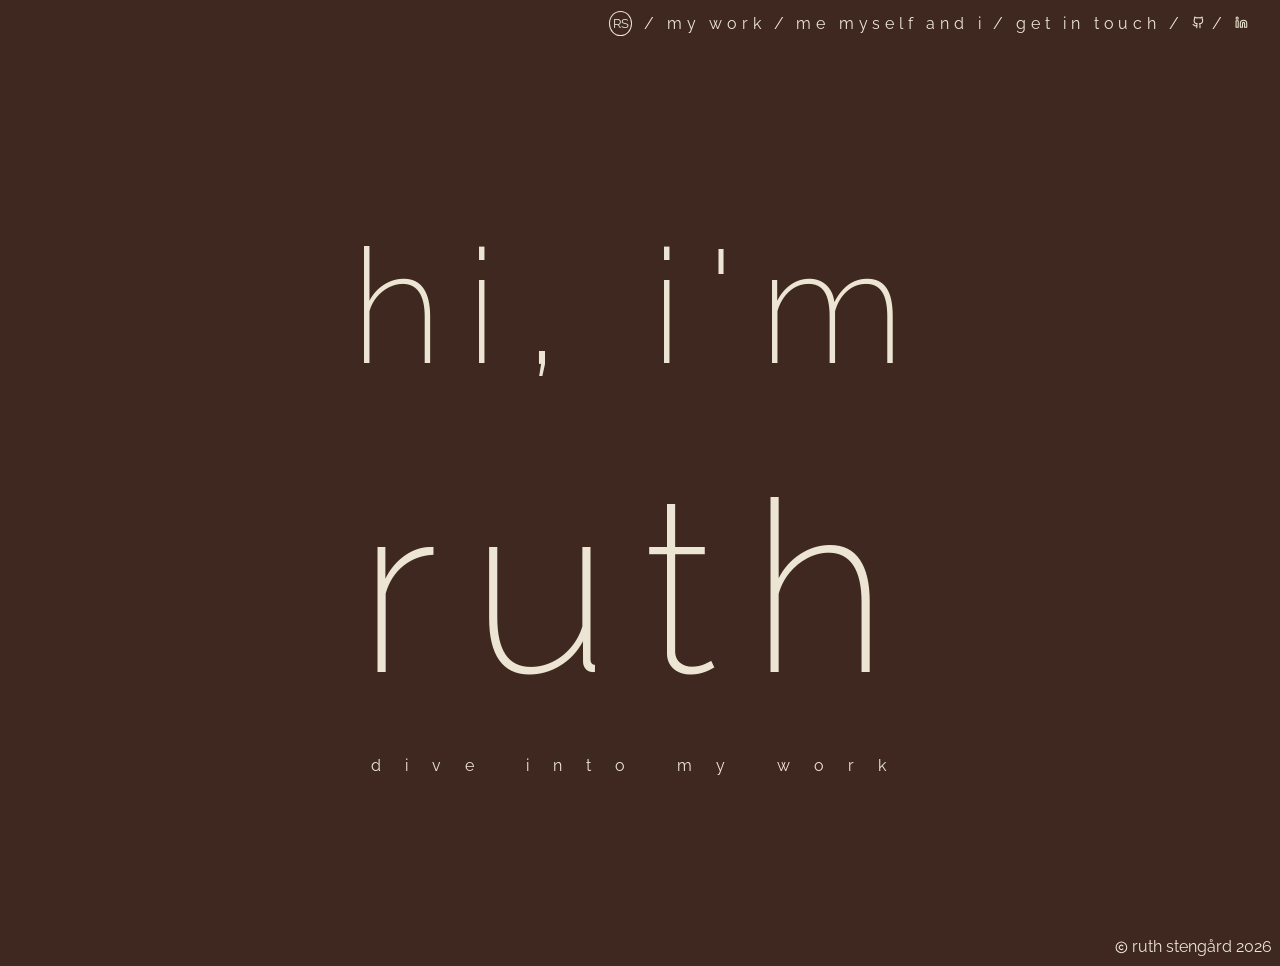
<file: index.html>
<!DOCTYPE html>
<html lang="en">
<head>
    <meta charset="UTF-8">
    <meta name="viewport" content="width=device-width, initial-scale=1.0">

    <link href="https://fonts.googleapis.com/css2?family=Raleway:wght@200;400;600&display=swap" rel="stylesheet">

    <link rel="stylesheet" type="text/css" href="styles/globals.css">
    <link rel="stylesheet" type="text/css" href="styles/index.css">


    <title>Portfolio site for Ruth Stengård</title>
</head>

<body>

    <header>
        <a class="logo" href="index.html">RS</a>
    </header>

    <!-- DESKTOP-NAV -->
    <nav class="desktop-only">

         <span>/</span>
        <a href="projects.html">my work</a>

         <span>/</span>

        <a href="about.html">me myself and i</a>

         <span>/</span>

        <a href="contact.html">get in touch</a>

         <span>/</span>

        <a href="https://github.com/st-ruth" target="_blank" rel="noopener noreferrer" aria-label="github profil">
         <svg xmlns="http://www.w3.org/2000/svg" width="24" height="24" viewBox="0 0 24 24" fill="none" stroke="currentColor" stroke-width="2" stroke-linecap="round" stroke-linejoin="round" class="lucide lucide-github-icon lucide-github social-icon">
            <path d="M15 22v-4a4.8 4.8 0 0 0-1-3.5c3 0 6-2 6-5.5.08-1.25-.27-2.48-1-3.5.28-1.15.28-2.35 0-3.5 0 0-1 0-3 1.5-2.64-.5-5.36-.5-8 0C6 2 5 2 5 2c-.3 1.15-.3 2.35 0 3.5A5.403 5.403 0 0 0 4 9c0 3.5 3 5.5 6 5.5-.39.49-.68 1.05-.85 1.65-.17.6-.22 1.23-.15 1.85v4"/>
            <path d="M9 18c-4.51 2-5-2-7-2"/>
         </svg>
        </a>

          <span>/</span>

        <a href="https://www.linkedin.com/in/ruth-steng%C3%A5rd-1586693a7/" target="_blank" rel="noopener noreferrer" aria-label="LinkdIn Profile">
         <svg xmlns="http://www.w3.org/2000/svg" width="24" height="24" viewBox="0 0 24 24" fill="none" stroke="currentColor" stroke-width="2" stroke-linecap="round" stroke-linejoin="round" class="lucide lucide-linkedin-icon lucide-linkedin social-icon">
            <path d="M16 8a6 6 0 0 1 6 6v7h-4v-7a2 2 0 0 0-2-2 2 2 0 0 0-2 2v7h-4v-7a6 6 0 0 1 6-6z"/>
            <rect width="4" height="12" x="2" y="9"/><circle cx="4" cy="4" r="2"/></svg>
        </a>
    </nav>

    <!-- MOBIL NAV -->
    <nav class="mobil-only">

        <a href="index.html" aria-label="home">
            <svg xmlns="http://www.w3.org/2000/svg" width="24" height="24" viewBox="0 0 24 24" fill="none" stroke="currentColor" stroke-width="2" stroke-linecap="round" stroke-linejoin="round" class="lucide lucide-house-heart-icon lucide-house-heart">
                <path d="M8.62 13.8A2.25 2.25 0 1 1 12 10.836a2.25 2.25 0 1 1 3.38 2.966l-2.626 2.856a.998.998 0 0 1-1.507 0z"/>
                <path d="M3 10a2 2 0 0 1 .709-1.528l7-6a2 2 0 0 1 2.582 0l7 6A2 2 0 0 1 21 10v9a2 2 0 0 1-2 2H5a2 2 0 0 1-2-2z"/></svg>

        </a>
        <a  href="projects.html" aria-label="portfolio">
            <svg xmlns="http://www.w3.org/2000/svg" width="24" height="24" viewBox="0 0 24 24" fill="none" stroke="currentColor" stroke-width="2" stroke-linecap="round" stroke-linejoin="round" class="lucide lucide-briefcase-business-icon lucide-briefcase-business">
                <path d="M12 12h.01"/><path d="M16 6V4a2 2 0 0 0-2-2h-4a2 2 0 0 0-2 2v2"/>
                <path d="M22 13a18.15 18.15 0 0 1-20 0"/><rect width="20" height="14" x="2" y="6" rx="2"/></svg>

        </a>
        <a href="about.html" aria-label="about">
            <svg xmlns="http://www.w3.org/2000/svg" width="24" height="24" viewBox="0 0 24 24" fill="none" stroke="currentColor" stroke-width="2" stroke-linecap="round" stroke-linejoin="round" class="lucide lucide-info-icon lucide-info">
                <circle cx="12" cy="12" r="10"/><path d="M12 16v-4"/><path d="M12 8h.01"/></svg>

        </a>
        <a href="contact.html" aria-label="contact">
            <svg xmlns="http://www.w3.org/2000/svg" width="24" height="24" viewBox="0 0 24 24" fill="none" stroke="currentColor" stroke-width="2" stroke-linecap="round" stroke-linejoin="round" class="lucide lucide-mail-icon lucide-mail">
                <path d="m22 7-8.991 5.727a2 2 0 0 1-2.009 0L2 7"/>
                <rect x="2" y="4" width="20" height="16" rx="2"/></svg>
        </a>
    </nav>
        
    <main>
        <section class="hero">
            <h2>hi, i'm</h2>
            <h1>ruth</h1>
            <a href="/projects.html"> dive into my work </a>
        </section>
    </main>
    
    <footer>
        <nav>
            <a href="#">
                <svg xmlns="http://www.w3.org/2000/svg" width="24" height="24" viewBox="0 0 24 24" fill="none" stroke="currentColor" stroke-width="2" stroke-linecap="round" stroke-linejoin="round" class="lucide lucide-copyright-icon lucide-copyright copyright-symbol">
                <circle cx="12" cy="12" r="10"/>
                <path d="M14.83 14.83a4 4 0 1 1 0-5.66"/></svg>
                <span>ruth stengård 2026</span>
            </a>
        </nav>
    </footer>
   
</body>
</html>
</file>
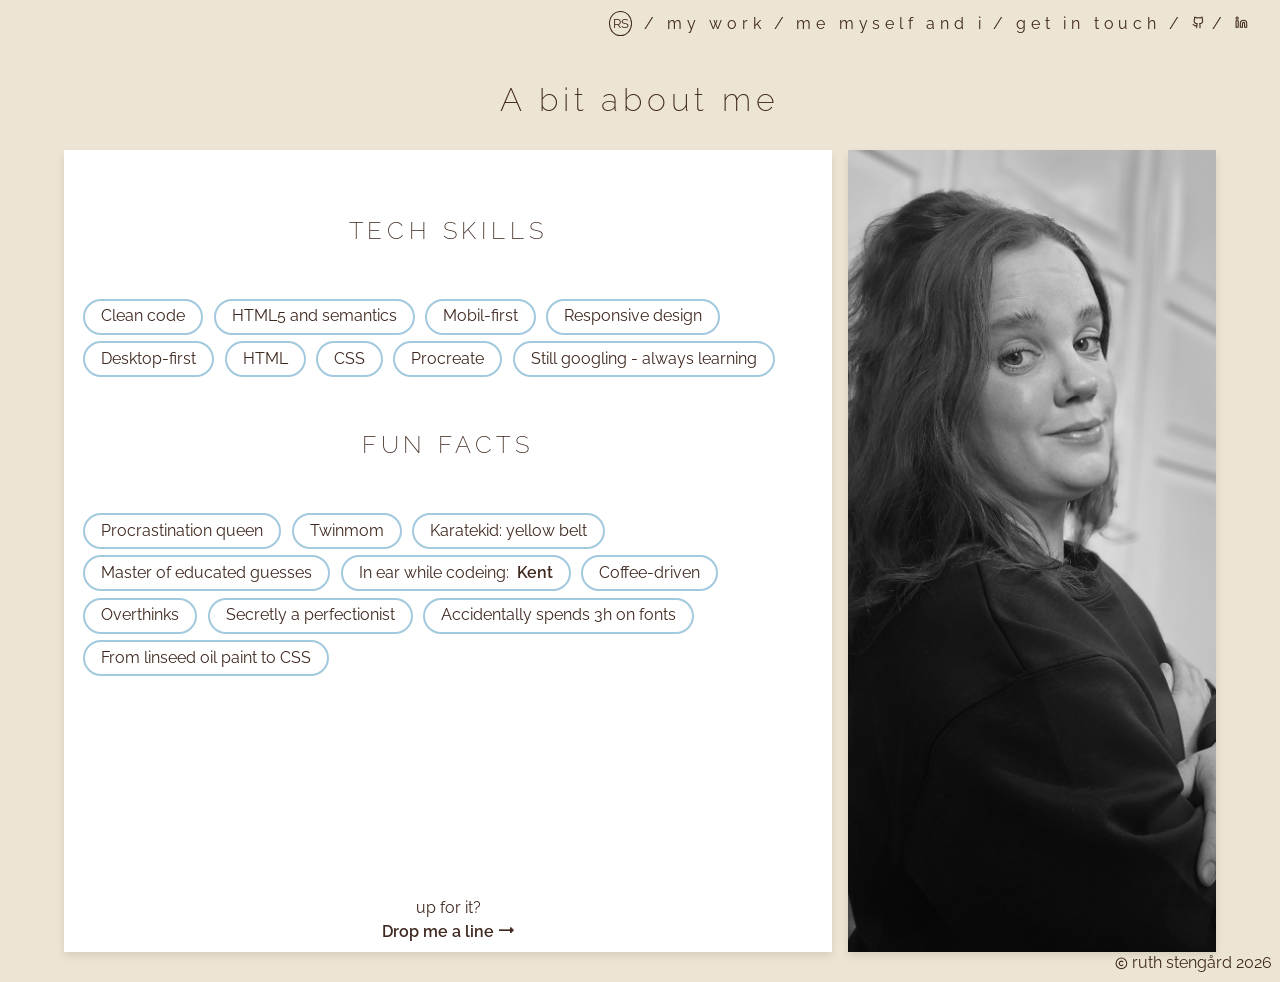
<file: about.html>
<!DOCTYPE html>
<html lang="en">
<head>
    <meta charset="UTF-8">
    <meta name="viewport" content="width=device-width, initial-scale=1.0">

    <link href="https://fonts.googleapis.com/css2?family=Raleway:wght@200;400;600&display=swap" rel="stylesheet">

    <link rel="stylesheet" type="text/css" href="styles/globals.css">
    <link rel="stylesheet" type="text/css" href="styles/about.css">


    <title>Portfolio site for Ruth Stengård</title>
</head>

<body>
    
    <header>
        <a class="logo" href="index.html">RS</a>
    </header>

    <!-- DESKTOP-NAV -->
    <nav class="desktop-only">

         <span>/</span>
        <a href="projects.html">my work</a>

         <span>/</span>

        <a href="about.html">me myself and i</a>

         <span>/</span>

        <a href="contact.html">get in touch</a>

         <span>/</span>

        <a href="https://github.com/st-ruth" target="_blank" rel="noopener noreferrer" aria-label="github profil">
         <svg xmlns="http://www.w3.org/2000/svg" width="24" height="24" viewBox="0 0 24 24" fill="none" stroke="currentColor" stroke-width="2" stroke-linecap="round" stroke-linejoin="round" class="lucide lucide-github-icon lucide-github social-icon">
            <path d="M15 22v-4a4.8 4.8 0 0 0-1-3.5c3 0 6-2 6-5.5.08-1.25-.27-2.48-1-3.5.28-1.15.28-2.35 0-3.5 0 0-1 0-3 1.5-2.64-.5-5.36-.5-8 0C6 2 5 2 5 2c-.3 1.15-.3 2.35 0 3.5A5.403 5.403 0 0 0 4 9c0 3.5 3 5.5 6 5.5-.39.49-.68 1.05-.85 1.65-.17.6-.22 1.23-.15 1.85v4"/>
            <path d="M9 18c-4.51 2-5-2-7-2"/>
         </svg>
        </a>

         <span>/</span>

        <a href="https://www.linkedin.com/in/ruth-steng%C3%A5rd-1586693a7/" target="_blank" rel="noopener noreferrer" aria-label="LinkdIn Profile">
         <svg xmlns="http://www.w3.org/2000/svg" width="24" height="24" viewBox="0 0 24 24" fill="none" stroke="currentColor" stroke-width="2" stroke-linecap="round" stroke-linejoin="round" class="lucide lucide-linkedin-icon lucide-linkedin social-icon">
            <path d="M16 8a6 6 0 0 1 6 6v7h-4v-7a2 2 0 0 0-2-2 2 2 0 0 0-2 2v7h-4v-7a6 6 0 0 1 6-6z"/>
            <rect width="4" height="12" x="2" y="9"/><circle cx="4" cy="4" r="2"/></svg>
        </a>
    </nav>

    <!-- MOBIL NAV -->
    <nav class="mobil-only">

        <a href="index.html" aria-label="home">
            <svg xmlns="http://www.w3.org/2000/svg" width="24" height="24" viewBox="0 0 24 24" fill="none" stroke="currentColor" stroke-width="2" stroke-linecap="round" stroke-linejoin="round" class="lucide lucide-house-heart-icon lucide-house-heart">
                <path d="M8.62 13.8A2.25 2.25 0 1 1 12 10.836a2.25 2.25 0 1 1 3.38 2.966l-2.626 2.856a.998.998 0 0 1-1.507 0z"/>
                <path d="M3 10a2 2 0 0 1 .709-1.528l7-6a2 2 0 0 1 2.582 0l7 6A2 2 0 0 1 21 10v9a2 2 0 0 1-2 2H5a2 2 0 0 1-2-2z"/></svg>

        </a>
        <a  href="projects.html" aria-label="portfolio">
            <svg xmlns="http://www.w3.org/2000/svg" width="24" height="24" viewBox="0 0 24 24" fill="none" stroke="currentColor" stroke-width="2" stroke-linecap="round" stroke-linejoin="round" class="lucide lucide-briefcase-business-icon lucide-briefcase-business">
                <path d="M12 12h.01"/><path d="M16 6V4a2 2 0 0 0-2-2h-4a2 2 0 0 0-2 2v2"/>
                <path d="M22 13a18.15 18.15 0 0 1-20 0"/><rect width="20" height="14" x="2" y="6" rx="2"/></svg>

        </a>
        <a href="about.html" aria-label="about">
            <svg xmlns="http://www.w3.org/2000/svg" width="24" height="24" viewBox="0 0 24 24" fill="none" stroke="currentColor" stroke-width="2" stroke-linecap="round" stroke-linejoin="round" class="lucide lucide-info-icon lucide-info">
                <circle cx="12" cy="12" r="10"/><path d="M12 16v-4"/><path d="M12 8h.01"/></svg>

        </a>
        <a href="contact.html" aria-label="contact">
            <svg xmlns="http://www.w3.org/2000/svg" width="24" height="24" viewBox="0 0 24 24" fill="none" stroke="currentColor" stroke-width="2" stroke-linecap="round" stroke-linejoin="round" class="lucide lucide-mail-icon lucide-mail">
                <path d="m22 7-8.991 5.727a2 2 0 0 1-2.009 0L2 7"/>
                <rect x="2" y="4" width="20" height="16" rx="2"/></svg>
        </a>
    </nav>

    <main>
        <section class="aboutpage">
            <div class="about-container">
                <h1>A bit about me</h1>
                    <div class="columns">
                        <div class="text-column">
                            <h2> TECH SKILLS </h2>

                            <p class="skills-bubble">Clean code</p>
                            <p class="skills-bubble">HTML5 and semantics</p>
                            <p class="skills-bubble">Mobil-first</p>
                            <p class="skills-bubble">Responsive design</p>
                            <p class="skills-bubble">Desktop-first</p>
                            <p class="skills-bubble">HTML</p>
                            <p class="skills-bubble">CSS</p>
                            <p class="skills-bubble">Procreate</p>
                            <p class="skills-bubble">Still googling - always learning</p> 

                            <h3>FUN FACTS</h3>

                            <p class="about-bubble">Procrastination queen</p>
                            <p class="about-bubble">Twinmom</p>
                            <p class="about-bubble">Karatekid: yellow belt</p>
                            <p class="about-bubble">Master of educated guesses</p>
                            <p class="about-bubble">In ear while codeing:
                                <a href="https://open.spotify.com/track/3nXdyPNooPDYRCDYcOmstj?si=e5a4420769764a8d" target="_blank" rel="noopener noreferrer">Kent</a></p>
                            <p class="about-bubble">Coffee-driven</p>
                            <p class="about-bubble">Overthinks</p>
                            <p class="about-bubble">Secretly a perfectionist</p>
                            <p class="about-bubble">Accidentally spends 3h on fonts</p>
                            <p class="about-bubble">From linseed oil paint to CSS</p> 
                            <p id="cta-text">up for it?</p>
                            <a id="fixed-link" href="/contact.html"> Drop me a line ⭢ </a>
                            <a id="mobil-fixed-link" href="/contact.html"> Let's go ⭢ </a>    
                        </div>

                            <article class="image-column">
                                <h4>Portrait of Ruth</h4>
                            <img src="/assets/img-about/IMG_20260317_103255.jpg" alt="picture of me">
                            </article>
                    </div>
            </div>
        </section>
        
    </main>
    
    <footer>
        <nav>
            <a href="#">
                <svg xmlns="http://www.w3.org/2000/svg" width="24" height="24" viewBox="0 0 24 24" fill="none" stroke="currentColor" stroke-width="2" stroke-linecap="round" stroke-linejoin="round" class="lucide lucide-copyright-icon lucide-copyright copyright-symbol">
                <circle cx="12" cy="12" r="10"/>
                <path d="M14.83 14.83a4 4 0 1 1 0-5.66"/></svg>
                <span>ruth stengård 2026</span>
            </a>
        </nav>
    </footer>
</body>
</html>
</file>
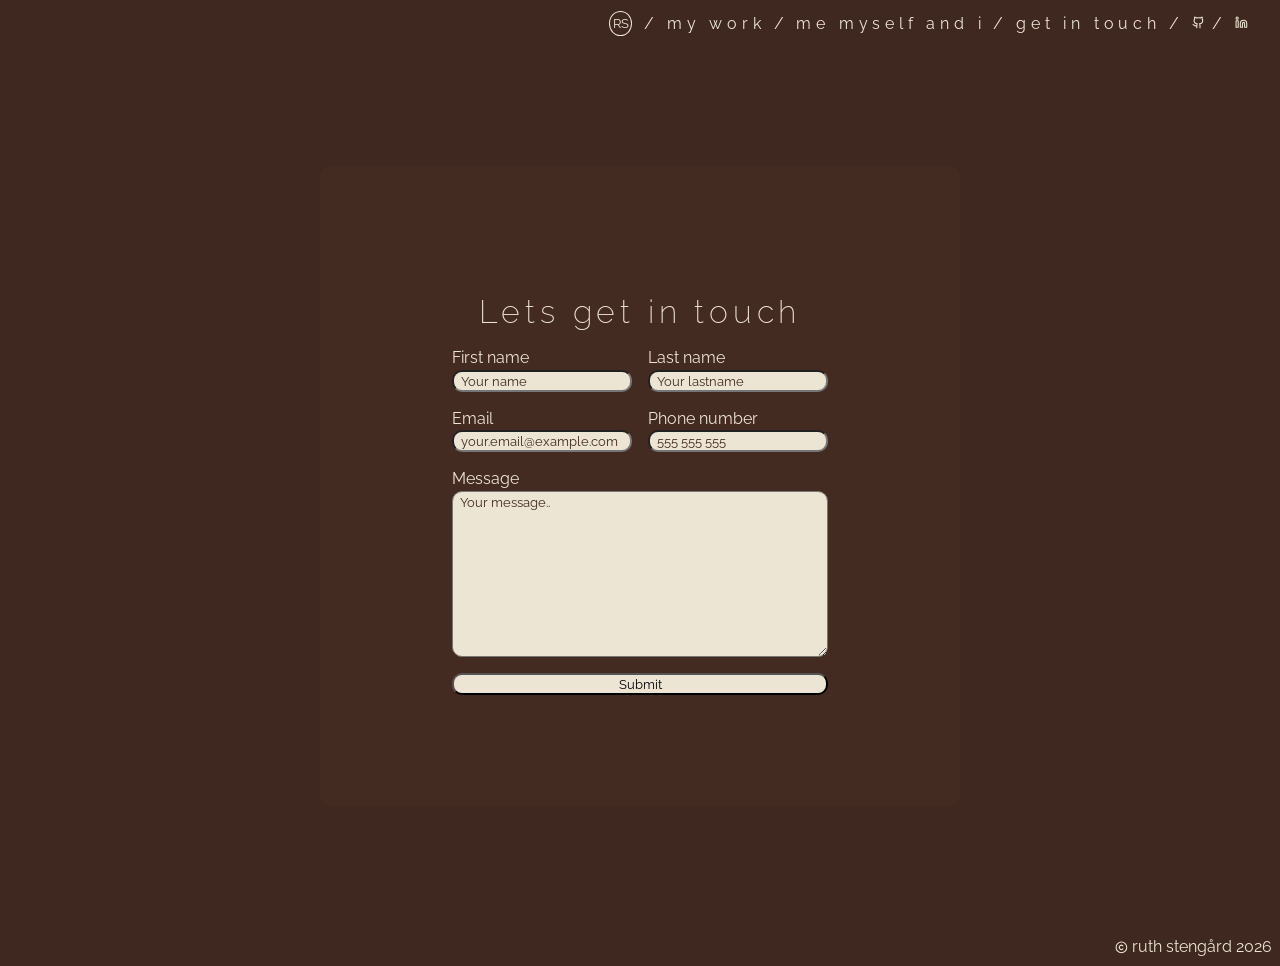
<file: contact.html>
<!DOCTYPE html>
<html lang="en">
<head>
    <meta charset="UTF-8">
    <meta name="viewport" content="width=device-width, initial-scale=1.0">

    <link href="https://fonts.googleapis.com/css2?family=Raleway:wght@200;400;600&display=swap" rel="stylesheet">

    <link rel="stylesheet" type="text/css" href="styles/globals.css">
    <link rel="stylesheet" type="text/css" href="styles/contact.css">


    <title>Portfolio site for Ruth Stengård</title>
</head>

<body>
    
     <header>
        <a class="logo" href="index.html">RS</a>
    </header>

    <!-- DESKTOP-NAV -->
    <nav class="desktop-only">

         <span>/</span>
        <a href="projects.html">my work</a>

         <span>/</span>

        <a href="about.html">me myself and i</a>

         <span>/</span>

        <a href="contact.html">get in touch</a>

         <span>/</span>

        <a href="https://github.com/st-ruth" target="_blank" rel="noopener noreferrer" aria-label="github profil">
         <svg xmlns="http://www.w3.org/2000/svg" width="24" height="24" viewBox="0 0 24 24" fill="none" stroke="currentColor" stroke-width="2" stroke-linecap="round" stroke-linejoin="round" class="lucide lucide-github-icon lucide-github social-icon">
            <path d="M15 22v-4a4.8 4.8 0 0 0-1-3.5c3 0 6-2 6-5.5.08-1.25-.27-2.48-1-3.5.28-1.15.28-2.35 0-3.5 0 0-1 0-3 1.5-2.64-.5-5.36-.5-8 0C6 2 5 2 5 2c-.3 1.15-.3 2.35 0 3.5A5.403 5.403 0 0 0 4 9c0 3.5 3 5.5 6 5.5-.39.49-.68 1.05-.85 1.65-.17.6-.22 1.23-.15 1.85v4"/>
            <path d="M9 18c-4.51 2-5-2-7-2"/>
         </svg>
        </a>

          <span>/</span>

        <a href="https://www.linkedin.com/in/ruth-steng%C3%A5rd-1586693a7/" target="_blank" rel="noopener noreferrer" aria-label="LinkdIn Profile">
         <svg xmlns="http://www.w3.org/2000/svg" width="24" height="24" viewBox="0 0 24 24" fill="none" stroke="currentColor" stroke-width="2" stroke-linecap="round" stroke-linejoin="round" class="lucide lucide-linkedin-icon lucide-linkedin social-icon">
            <path d="M16 8a6 6 0 0 1 6 6v7h-4v-7a2 2 0 0 0-2-2 2 2 0 0 0-2 2v7h-4v-7a6 6 0 0 1 6-6z"/>
            <rect width="4" height="12" x="2" y="9"/><circle cx="4" cy="4" r="2"/></svg>
        </a>
    </nav>

    <!-- MOBIL NAV -->
    <nav class="mobil-only">

        <a href="index.html" aria-label="home">
            <svg xmlns="http://www.w3.org/2000/svg" width="24" height="24" viewBox="0 0 24 24" fill="none" stroke="currentColor" stroke-width="2" stroke-linecap="round" stroke-linejoin="round" class="lucide lucide-house-heart-icon lucide-house-heart">
                <path d="M8.62 13.8A2.25 2.25 0 1 1 12 10.836a2.25 2.25 0 1 1 3.38 2.966l-2.626 2.856a.998.998 0 0 1-1.507 0z"/>
                <path d="M3 10a2 2 0 0 1 .709-1.528l7-6a2 2 0 0 1 2.582 0l7 6A2 2 0 0 1 21 10v9a2 2 0 0 1-2 2H5a2 2 0 0 1-2-2z"/></svg>

        </a>
        <a  href="projects.html" aria-label="portfolio">
            <svg xmlns="http://www.w3.org/2000/svg" width="24" height="24" viewBox="0 0 24 24" fill="none" stroke="currentColor" stroke-width="2" stroke-linecap="round" stroke-linejoin="round" class="lucide lucide-briefcase-business-icon lucide-briefcase-business">
                <path d="M12 12h.01"/><path d="M16 6V4a2 2 0 0 0-2-2h-4a2 2 0 0 0-2 2v2"/>
                <path d="M22 13a18.15 18.15 0 0 1-20 0"/><rect width="20" height="14" x="2" y="6" rx="2"/></svg>

        </a>
        <a href="about.html" aria-label="about">
            <svg xmlns="http://www.w3.org/2000/svg" width="24" height="24" viewBox="0 0 24 24" fill="none" stroke="currentColor" stroke-width="2" stroke-linecap="round" stroke-linejoin="round" class="lucide lucide-info-icon lucide-info">
                <circle cx="12" cy="12" r="10"/><path d="M12 16v-4"/><path d="M12 8h.01"/></svg>

        </a>
        <a href="contact.html" aria-label="contact">
            <svg xmlns="http://www.w3.org/2000/svg" width="24" height="24" viewBox="0 0 24 24" fill="none" stroke="currentColor" stroke-width="2" stroke-linecap="round" stroke-linejoin="round" class="lucide lucide-mail-icon lucide-mail">
                <path d="m22 7-8.991 5.727a2 2 0 0 1-2.009 0L2 7"/>
                <rect x="2" y="4" width="20" height="16" rx="2"/></svg>
        </a>
    </nav>

    <main>  
        <section class="contact">
            <h1>Lets get in touch</h1>
                <div class="contact-card">
                    <form action="https://postman-echo.com/get" method="get">
                        <div class="field">
                            <label for="first-name">First name</label>
                            <input id="first-name" type="text" placeholder="Your name">
                        </div>
                        <div class="field">
                            <label for="last-name">Last name</label>
                            <input id="last-name" type="text" placeholder="Your lastname">
                        </div>
                        <div class="field">
                            <label for="email">Email</label>
                            <input id="email" type="email" placeholder="your.email@example.com">
                        </div>
                        <div class="field">
                            <label for="phone">Phone number</label>
                            <input id="phone" type="tel" placeholder="555 555 555">
                        </div>
                        <div class="field">
                            <label for="msg">Message</label>
                            <textarea id="msg" rows="10" placeholder="Your message.."></textarea>
                        </div>
                        <button type="submit">Submit</button>
                    </form>
                    
                </div>
        </section>
    </main>
    
     <footer>
        <nav>
            <a href="#">
                <svg xmlns="http://www.w3.org/2000/svg" width="24" height="24" viewBox="0 0 24 24" fill="none" stroke="currentColor" stroke-width="2" stroke-linecap="round" stroke-linejoin="round" class="lucide lucide-copyright-icon lucide-copyright copyright-symbol">
                <circle cx="12" cy="12" r="10"/>
                <path d="M14.83 14.83a4 4 0 1 1 0-5.66"/></svg>
                <span>ruth stengård 2026</span>
            </a>
        </nav>
    </footer>
   
</body>
</html>
</file>
<file: styles/globals.css>
*,
*::before,
*::after {
    box-sizing: border-box;
}

/* VARIABELS */
:root {
    /* COLOURS */
    --darkcolor: rgb(63, 40, 31);
    --brightcolor: rgb(237, 229, 212);
    --accentcolor: rgb(162, 201, 222);
    --sectioncolor-dark: rgb(68, 43, 34);
    --mobil-nav: rgb(68, 43, 34, 0.496);
    --background-color: rgb(255, 255, 255); 

    /* FONTS */
    --font-family: "Raleway", sans-serif;
    --font-weight-light: 200;
    --font-weight-regular: 400;
    --font-weight-bold: 600;
    --font-size-h1: 5rem;
    --font-size-h2: 2rem;
    --font-size-h3: 1.5rem;
    --font-size-body: 1rem;
    --font-header-spaceing: 0.3rem;
    --line-height: 1.4;

    /* SYMBOLS */
    --header-symbol-size: 0.8rem;
    --mobil-symbol-size: 2rem;

    /* BORDERRULES */
    --border-radius: 10px;
    --border-radius-link: 999px;
    --mobil-nav-padding: 2rem;

    /* CONTAINERRULES */
    --container-spaceing: 1rem;
    --container-max-width: min(90vw, 1200px);
    --container-margin: 1rem auto 0 auto;
    --container-shadow: 0 4px 8px rgba(0, 0, 0, 0.1);
}

/* ONE RULE TO RULE THEM ALL */
.social-icon, .copyright-symbol {
    height: var(--header-symbol-size);
    width: var(--header-symbol-size);
    
    stroke: var(--darkcolor);
}

h1 {
    font-size: var(--font-size-h2);
    font-weight: var(--font-weight-light);
    letter-spacing: var(--font-header-spaceing);
}

a {
    font-family: var(--font-family);
    text-decoration: none;
    color: var(--darkcolor);
}

img {
    filter: grayscale(100%);
}

body {
    display: flex;
    flex-direction: column;

    min-height: 100vh;
    line-height: var(--line-height);

    background-color: var(--brightcolor);
    font-family: var(--font-family);
    color: var(--darkcolor);  
}

/* HEADER */
 header {
   display: inline-block;
}

.desktop-only {
    display: none;
}

.logo {
    padding: 0.15rem;

    border: 1px solid var(--darkcolor);
    border-radius: 50%;

    font-size: var(--header-symbol-size);
}

.mobil-only {
    display: flex;
    justify-content: space-around;
    align-items: center;
    position: fixed;
    bottom: 0;
    left: 0;
    
    width: 100%;

    padding: var(--mobil-nav-padding);

    border-top: 1px solid rgba(0, 0, 0, 0.1);
    background: var(--mobil-nav);
    backdrop-filter: blur(10px);

    z-index: 10;
}

.mobil-only a svg {
    height: var(--mobil-symbol-size);
    width: var(--mobil-symbol-size);
    
    color: var(--brightcolor);
}

/* MAIN */
main {
    flex: 1;
}

/* FOOTER */
footer {
    display: none;
}

.copyright-symbol {
    vertical-align: middle;
}

a:focus, button:focus {
    border-radius: var(--border-radius);
    outline: 2px solid var(--accentcolor);
    outline-offset: 2px;  
}

/* RESPONS */
/* LARGER PHONE */
@media (min-width: 640px){

    header {
        display: flex;
        justify-content: flex-start;
        align-items: center;
        width:100%
        }
}

/* IPAD */
@media (min-width: 768px) {

    header {
        justify-content: flex-end;
        }

    .desktop-only {
        display: flex;
        justify-content: flex-end;
        position: absolute;
        top: 0.8rem;
        right: 2rem;
        gap: 0.5rem;
        }

    .logo {
        margin-right: 28rem;
        margin-top: 0.2rem;
        padding: 0.15rem;
        border: 1px solid var(--darkcolor);
        border-radius: 50%;
        font-size: var(--header-symbol-size);
        }

    .mobil-only {
        display: none;
        }

    footer {
        display:flex;
        justify-content: flex-end;
        }
}

/* DESKTOP */
@media (min-width: 1024px) {

    a:hover, .logo:hover,.social-icon:hover {
        color: var(--accentcolor);
        stroke: var(--accentcolor);
        }

    img:hover {
        filter: grayscale(0%);
        }

    .desktop-only {
        letter-spacing: 0.3rem;
        }

    .logo {
        margin-right: 40rem;
        }
}
</file>
<file: styles/index.css>
body {
    background-color: var(--darkcolor);
    color: var(--brightcolor);  
}

/* HEADER */
.logo {
    border: 1px solid var(--brightcolor);
}

.social-icon, .copyright-symbol {
    stroke: var(--brightcolor);
}

a {
    color: var(--brightcolor); 
}

/* MAIN */
main {
    display: flex;
    justify-content: center;
    align-items: center;
    min-height: 100vh;
}

.hero {
    text-align: center;
}

h1, h2 {
    margin: 0;
    font-weight: var(--font-weight-light);   
}

h1 {
    font-size: 10rem;
    letter-spacing: 0.5rem; 
}

h2 {
    font-size: 5rem; 
    letter-spacing: 1rem;
}

.hero a {
    padding: 0.1rem 0.5rem 0.1rem .5rem; 
    border: 1px solid var(--accentcolor);
    border-radius: var(--border-radius-link);
    letter-spacing: 0.7rem; 
}

/* RESPONS */
/* LARGER PHONE */
@media (min-width: 640px) {

    h1 {
        font-size: 15rem;
        letter-spacing: 1rem;
    }

    h2 {
        font-size: 10rem;
        letter-spacing: 0.5rem;
    }

    .hero a {
        letter-spacing: 1rem; 
    }

    .hero a {
        padding: 0.2rem 2rem 0.2rem 2rem;
    }
}

/* IPAD */
@media (min-width: 768px) {

    h1{
        letter-spacing: 1.2rem;
    }

    h2{
        letter-spacing: 1rem;
    }
    
    .hero a {
        padding: 0.5rem 2.5rem 0.5rem 2.5rem; 
        border: 1px solid var(--accentcolor);
        border-radius: var(--border-radius-link);
        letter-spacing: 1.2rem;
     }
}

/* DESKTOP */
@media (min-width: 1024px) {
    
    h1 {
        letter-spacing: 2.1rem;
    }

    h2 {
        letter-spacing: 1.5rem;
    }

    .hero a {
        border: 1px solid transparent;
        letter-spacing: 1.5rem;
    }

    .hero a:hover{
        padding: 0.5rem 2.5rem 0.5rem 2.5rem; 
        border: 1px solid var(--accentcolor);
        border-radius: var(--border-radius-link);
        color: var(--accentcolor);
    }
}
</file>
<file: styles/about.css>
.aboutpage {
    height: auto;
    max-width: var(--container-max-width);
    
    margin: var(--container-margin);
}

.about-container {
    display: flex;
    flex-direction: column;
    justify-content: flex-start;
    align-items: center;

    height: 100%;
}

h1 {
    font-size: var(--font-size-h2);
    letter-spacing: var(--font-header-spaceing);
}

.columns {
    flex: 1;

    display: flex;
    flex-direction: column;
    
    width: 100%;
    max-width: 1200px;

    gap: 0.3rem; 
}

.text-column {
    flex: 2;
    order: -1; 

    position: relative; 
    
    padding: 1rem;
    background-color: var(--background-color);
    box-shadow: var(--container-shadow);
}

 h2, h3 {
    margin: 0.5em;

    text-align: center;
    font-size: 1.3rem;
    font-weight: var(--font-weight-light);
    letter-spacing: var(--font-header-spaceing);
}

.skills-bubble, .about-bubble {
    display: inline-flex;
    align-items: center;
    justify-content: center;

    max-height: 20px; 

    margin: 0.05rem;
    padding: 0.7rem;

    border: 2px solid var(--accentcolor);
    border-radius: 20px; 
}

.about-bubble a {
    margin-left: 0.5rem;
    font-weight: var(--font-weight-bold);
}

#cta-text {
 display: none    
}

#fixed-link {
    display: none; 
}

#mobil-fixed-link {
    display: inline-flex;
    justify-content: flex-end;
    align-items: center;
  
    margin-top: 0.5rem;
    padding: 1px;

    border: 1px solid var(--mobil-nav);
    border-radius: var(--border-radius);
    background-color: var(--mobil-nav);
    
    font-weight: var(--font-weight-bold);
    color: var(--darkcolor);
}

.image-column {
    flex: 1;
    
    display: flex;
    justify-content: center;
    align-items: center;

    box-shadow: var(--container-shadow);
}

.image-column img {
    height: 100%;
    max-width: 100%;
   
    object-fit: cover;
}

h4 {
    display:none;
}

/* RESPONS */
/* LARGER PHONE */
@media (min-width: 640px) {

    h2,h3 {
        margin: 1rem;
    }

    #fixed-link {
        display: inline-block;
        justify-content: flex-end;
        align-items: center;

        margin-top: 0.5rem;
        padding: 0.5px;

        border: 1px solid var(--mobil-nav);
        border-radius: var(--border-radius);
        background-color: var(--mobil-nav);
      
        font-weight: var(--font-weight-bold);
        color: var(--darkcolor);
    }

    #mobil-fixed-link {
        display: none;
    }
}

/* IPAD */
@media (min-width: 768px) {

    .aboutpage {
        height: 100vh; 
    }

    .columns {
        flex-direction: row;
    }

    h2, h3 {
        margin: 3rem;
        font-size: var(--font-size-h3);
    }

    .skills-bubble, .about-bubble {
        margin: 0.2rem;
        padding: 1rem;
    }

    #cta-text {
        display: inline-block;
        position: absolute;
        bottom: 1rem;
        left: 50%;
        transform: translateX(-50%);
    }

    #fixed-link {
        position: absolute;
        bottom: 1%;
        left: 50%;
        transform: translateX(-50%);
        
        border: 1px solid var(--transparent);
        background-color: transparent;
    }

    #fixed-link:hover {
        padding: 0 5rem 0 5rem; 
        border: 1px solid var(--accentcolor);
        border-radius: var(--border-radius-link);
        color: var(--accentcolor);
    }
}

/* DESKTOP */
@media (min-width: 1024px) {
    
    .columns {
        gap: var(--container-spaceing);
    }
}
</file>
<file: styles/contact.css>
body {
    background-color: var(--darkcolor);
}

a, span {
    color: var(--brightcolor);
}

.logo {
    border: 1px solid var(--brightcolor);
}

.social-icon, .copyright-symbol {
    stroke: var(--brightcolor);
}

main {
    display: flex;
    justify-content: center;
    align-items: center;

    min-height: 100vh;
}

h1 {
    margin: 0.8rem;
    color: var(--brightcolor);
}

.contact {
    display: flex;
    flex-direction: column;
    justify-content: center;
    align-items: center;

    width: min(90vw, 40rem);

    aspect-ratio: 1/1;
    border-radius: var(--border-radius);
    background-color: var(--sectioncolor-dark);
}

.contact-card form {
    display: grid;
    grid-template-columns: 1fr 1fr;
    gap: 1rem 1rem; 

    font-size: var(--font-size-body);
    color: var(--brightcolor);
}

textarea {
    border-radius: var(--border-radius);
}

.field {
    display:flex;
    flex-direction: column;
}

.field:has(textarea) {
    grid-column: 1/-1;
}

button {
    grid-column: 1/-1;
}

input, button, textarea {
    border-radius: var(--border-radius);
    background-color: var(--brightcolor);
    font-family: var(--font-family);  
}

input::placeholder, textarea::placeholder {
    padding-left: 0.3rem;
    color: var(--darkcolor);
}

input:focus, textarea:focus, button:focus {
    background-color: var(--accentcolor);
    outline: none;
}

/* RESPONS */
/* DESKTOP */
@media (min-width: 1024px) {

    button:hover, input:hover, textarea:hover {
        border: 2px solid var(--accentcolor);
    }

    button:hover {
        font-weight: var(--font-weight-bold);
        color: var(--accentcolor);
    }
}
</file>
